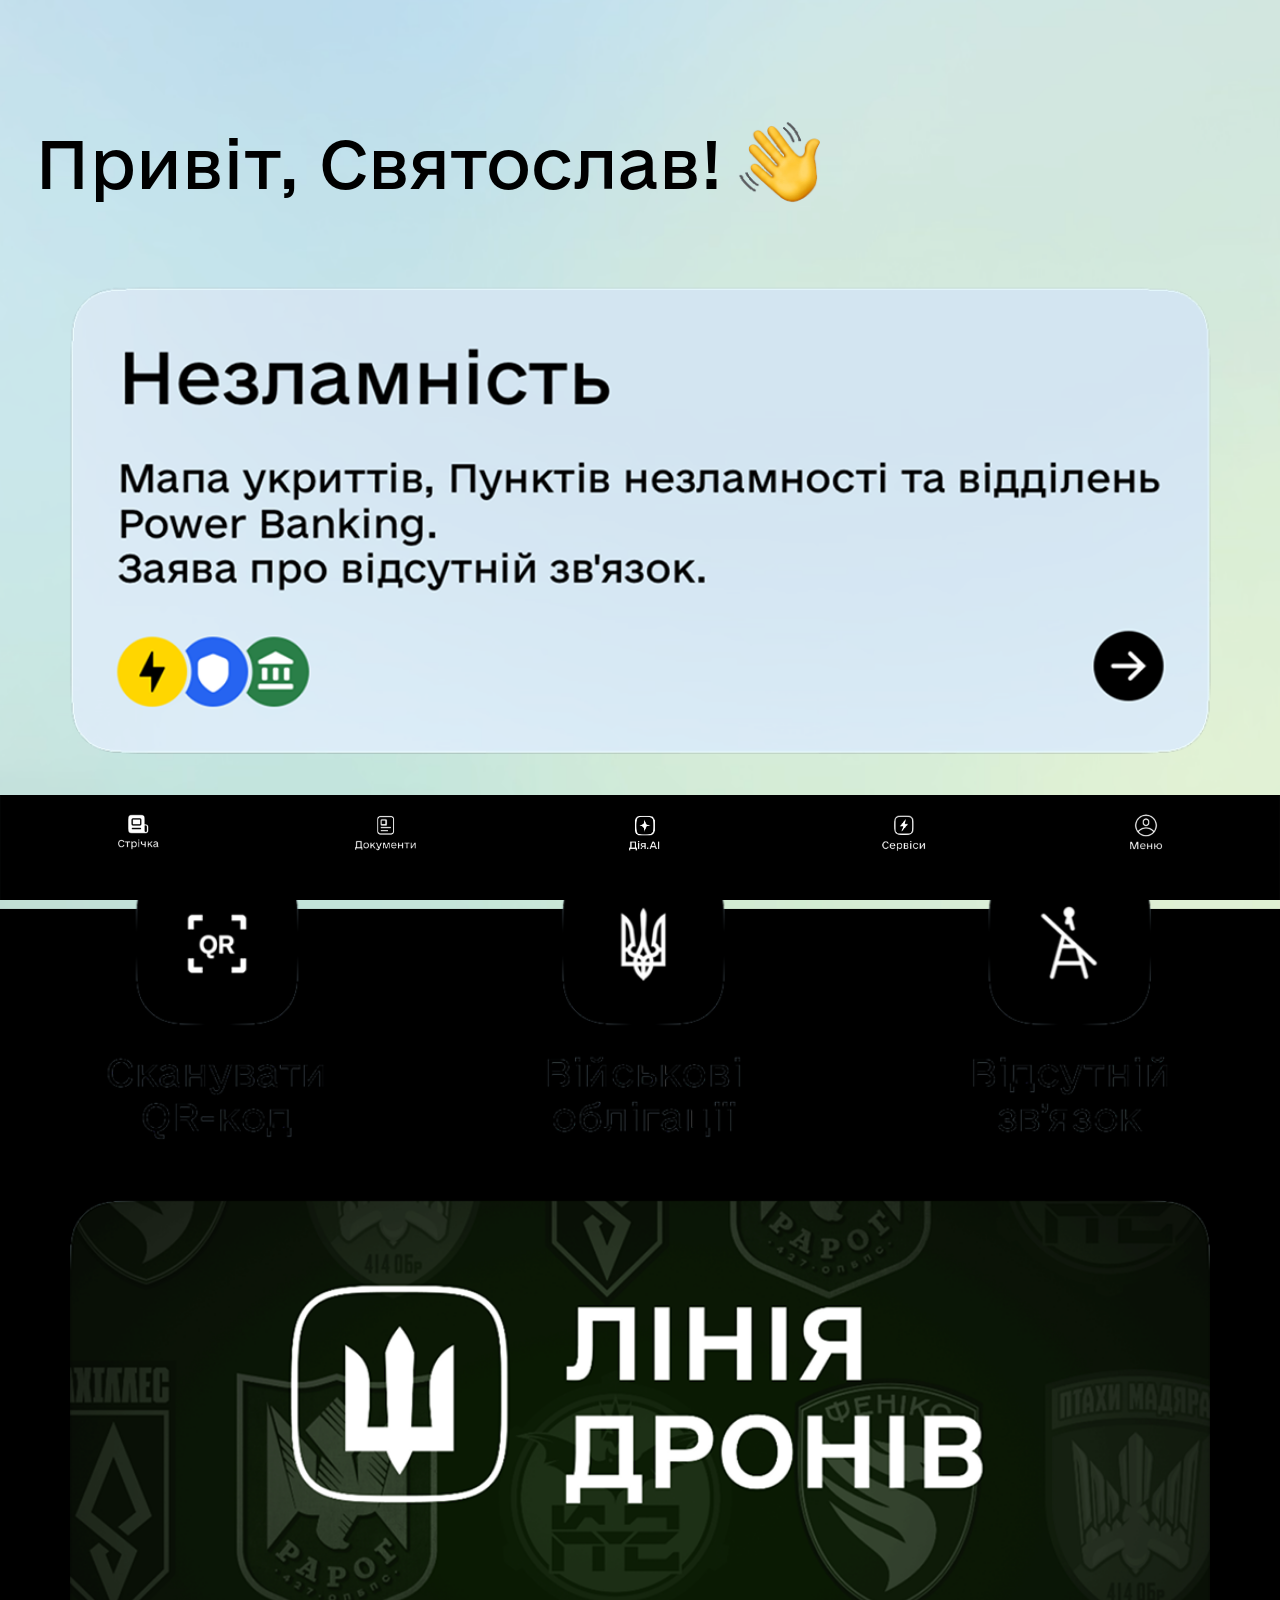
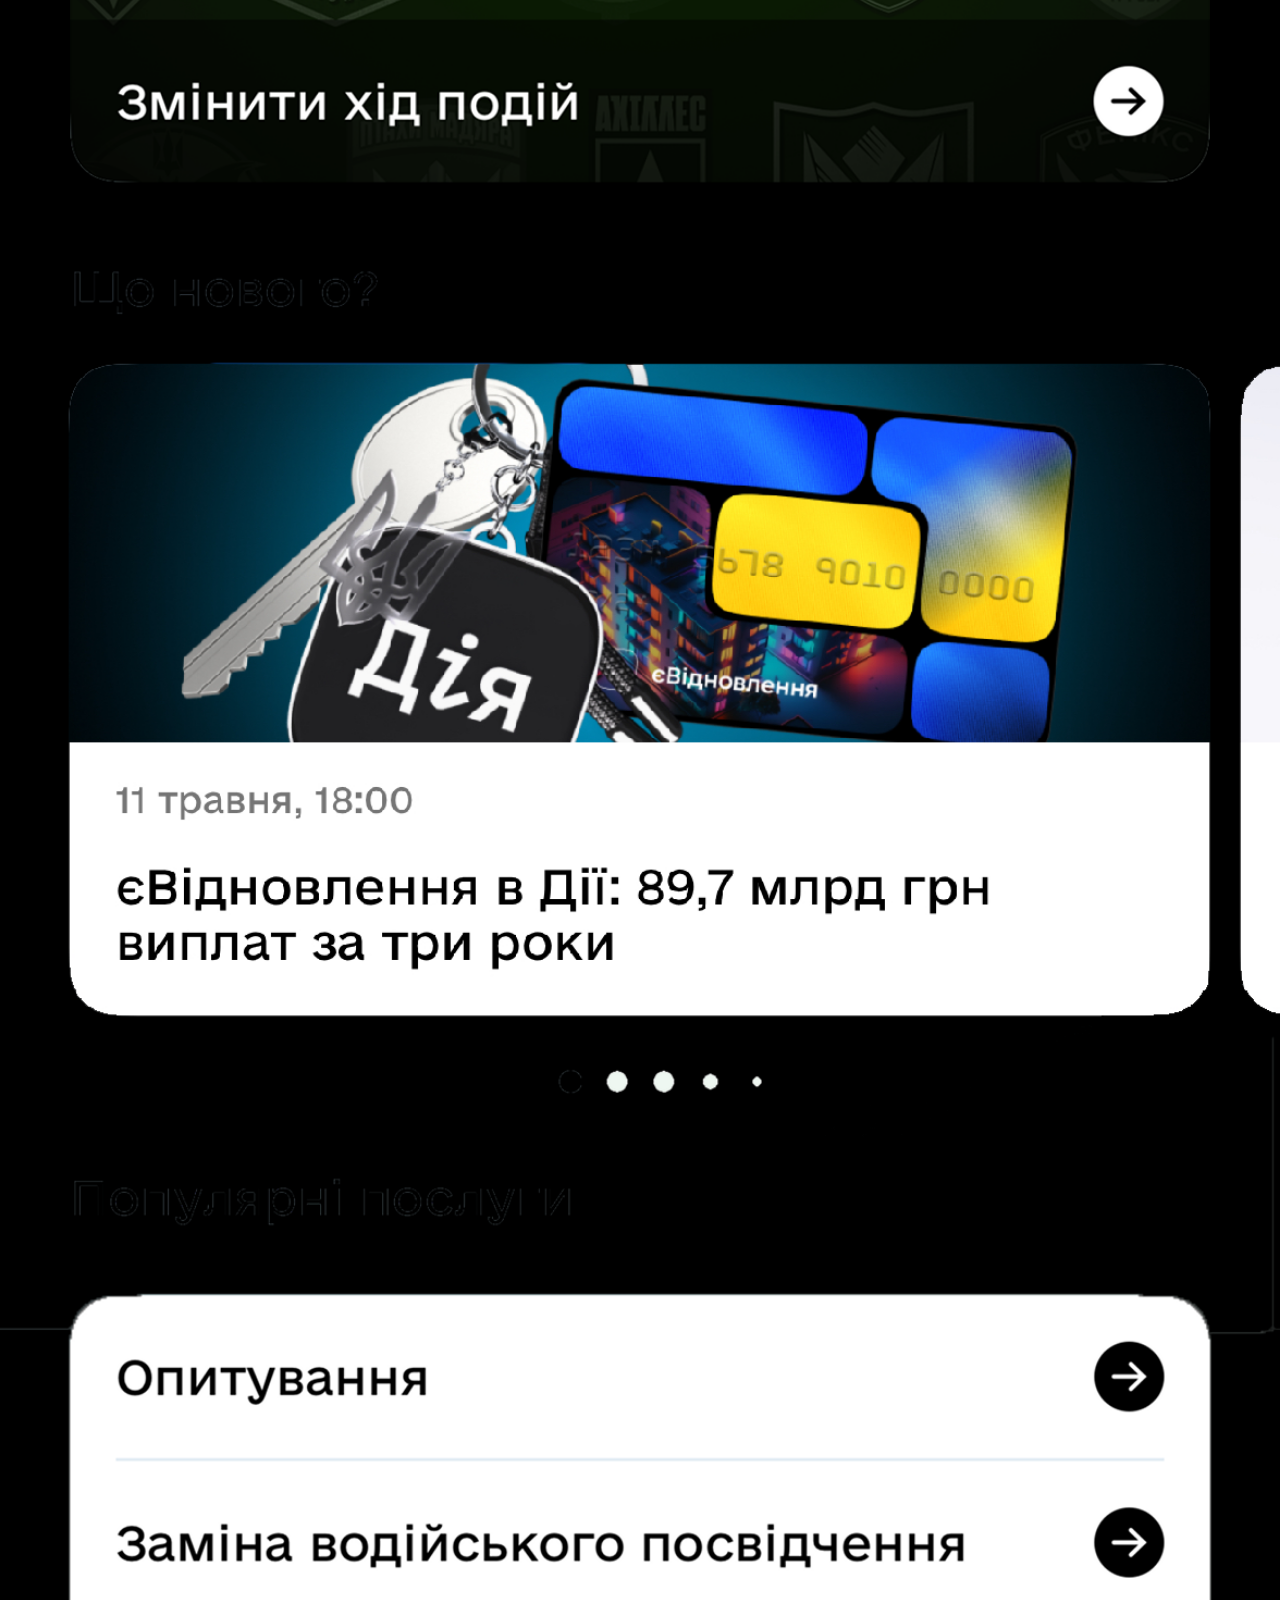
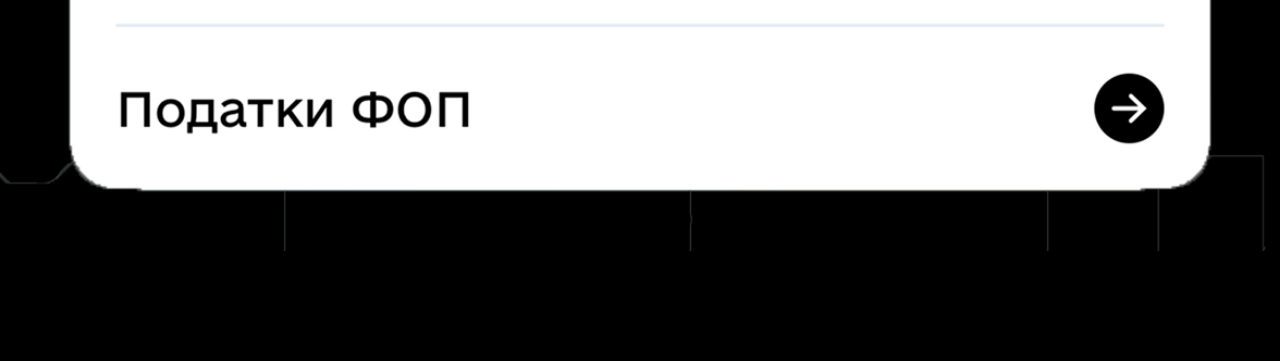
<file: index.html>
<!DOCTYPE html>
<html lang="ru">
<head>
    <meta charset="UTF-8">
    <!-- Правильный Viewport для веб-приложений -->
<meta name="viewport" content="width=device-width, initial-scale=1.0, maximum-scale=1.0, user-scalable=no, viewport-fit=cover">

<!-- Связь с манифестом -->
<link rel="manifest" href="manifest.json">

<!-- Иконка для iPhone/iPad -->
<link rel="apple-touch-icon" href="assets/images/icon-192.png">

<!-- Настройки для iOS, чтобы скрыть интерфейс браузера -->
<meta name="apple-mobile-web-app-capable" content="yes">
<meta name="apple-mobile-web-app-status-bar-style" content="black-translucent">
<meta name="apple-mobile-web-app-title" content="ИмяПриложения">
    
    <link rel="stylesheet" href="style.css">
</head>
<body class="index-page">
    
    <script src="script.js"></script>

    <main class="main-content">

        <div class="welcome-header">
            <span class="welcome-text">Привіт, Святослав!</span>
            <img src="assets/images/emoji.png" class="welcome-emoji" alt="emoji">
        </div>

        <!-- <img src="assets/images/welcome_widget.png" class="widget" alt="Header">  -->
        <img src="assets/images/upper_window.png" class="widget" alt="Widget 2">
        <img src="assets/images/three_icons.png" class="widget" alt="Widget 3">
        <img src="assets/images/middle_widget.png" class="widget" alt="Widget 4">
        <img src="assets/images/bottom_widgets.png" class="widget" alt="Footer Widget">
    </main>

    <nav class="bottom-menu">
        <img src="assets/images/menu_bar.svg" class="menu-bg" alt="">
    
        <div class="menu-icons">
            <a href="index.html" class="menu-item active">
                <img src="assets/images/news_icon2.png" alt="News" class="icon-news">
            </a>
            <a href="documents.html" class="menu-item">
                <img src="assets/images/documents_icon1.png" alt="Docs" class="icon-docs">
            </a>

            <!-- Новая 5-я кнопка посередине -->
            <a href="ai.html" class="menu-item">
                <img src="assets/images/ai_icon1.png" alt="AI" class="icon-ai">
            </a>

            <a href="services.html" class="menu-item">
                <img src="assets/images/services_icon1.png" alt="Services" class="icon-services">
            </a>
            <a href="menu.html" class="menu-item">
                <img src="assets/images/menu_icon1.png" alt="Menu" class="icon-burger">
            </a>
        </div>
    </nav>
</body>
</html>
</file>
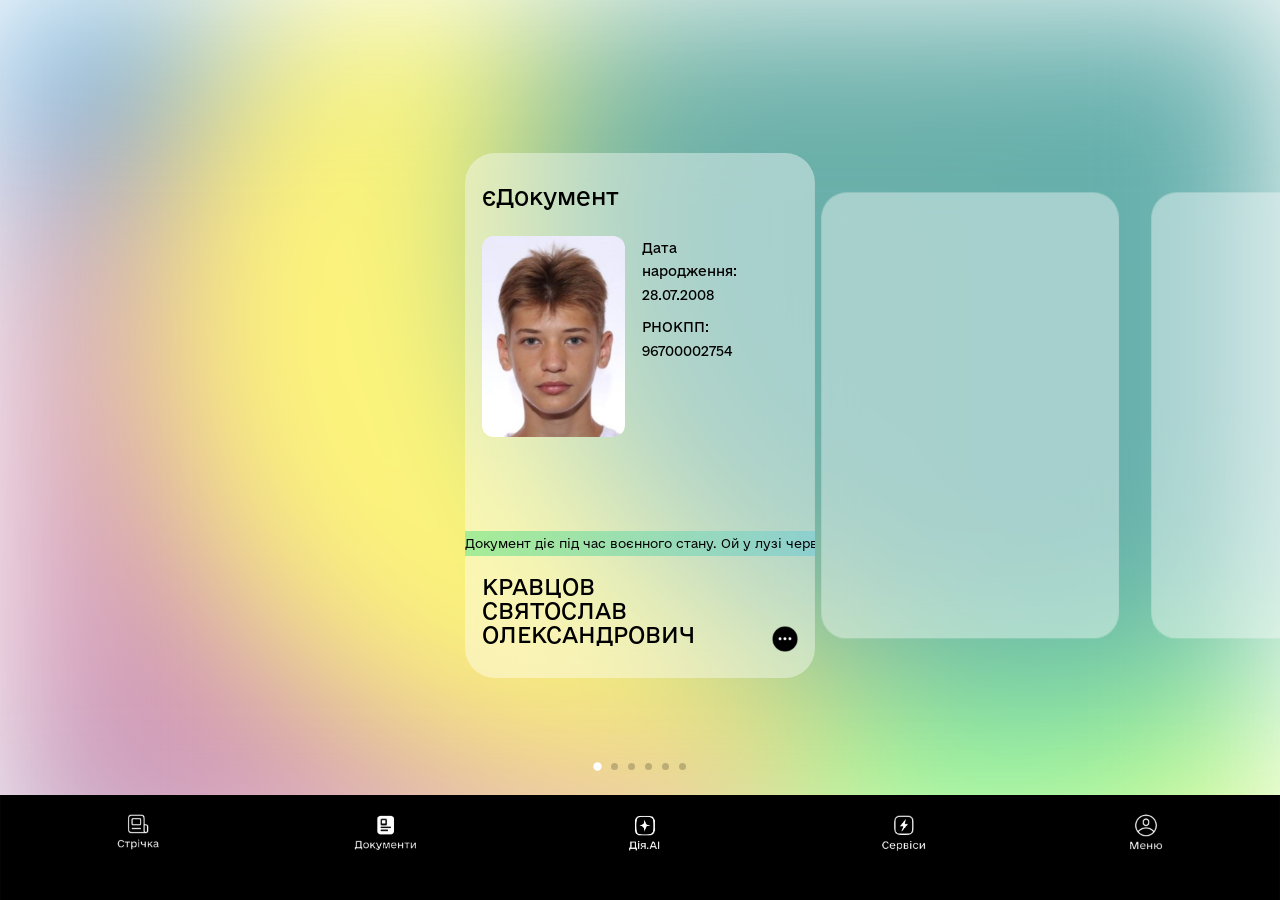
<file: documents.html>
<!DOCTYPE html>
<html lang="ru">
<head>
    <meta charset="UTF-8">
    
<meta name="viewport" content="width=device-width, initial-scale=1.0, maximum-scale=1.0, user-scalable=no, viewport-fit=cover">


<link rel="manifest" href="manifest.json">


<link rel="apple-touch-icon" href="assets/images/icon-192.png">


<meta name="apple-mobile-web-app-capable" content="yes">
<meta name="apple-mobile-web-app-status-bar-style" content="black-translucent">
<meta name="apple-mobile-web-app-title" content="ИмяПриложения">


    <link rel="stylesheet" href="style.css">
</head>
<body>
    <script src="script.js"></script>
    <div class="mesh-gradient">
        <div class="blob blob-1"></div>
        <div class="blob blob-2"></div>
        <div class="blob blob-3"></div>
        <div class="blob blob-4"></div>
        <div class="blob blob-5"></div> </div>

        <main class="main-content-fixed">
            <div class="cards-slider" id="cardsSlider">
                
                <div class="card-container">
                    <div class="card clickable-card card-1"> <div class="card-face card-front">
                            <img src="assets/images/doc_card_front.png" class="card-bg-img" alt="">
                            
                            <div class="card-header">єДокумент</div>

                           

                            <div class="card-portrait">
                                <img src="assets/images/portrait_place.png" alt="User Portrait" id="userPhoto">
                            </div>

                            <div class="card-info-block">
                                <div class="info-row">Дата</div>
                                <div class="info-row">народження:</div>
                                <div class="info-row">28.07.2008</div> <div class="info-spacer"></div> <div class="info-row">РНОКПП:</div>
                                <div class="info-row">96700002754</div>
                            </div>
                            
                            <div class="text-strip">
                                <div class="marquee">
                                    <span>Документ діє під час воєнного стану. Ой у лузі червона калина похилилася,
                                    чогось наша славна Україна зажурилася.
                                    А ми тую червону калину підіймемо,
                                    А ми нашу славну Україну, гей, гей, розвеселимо!Документ діє під час воєнного стану. Ой у лузі червона калина похилилася,
                                    чогось наша славна Україна зажурилася.
                                    А ми тую червону калину підіймемо,
                                    А ми нашу славну Україну, гей, гей, розвеселимо!</span>
                                    <span>Документ діє під час воєнного стану. Ой у лузі червона калина похилилася,
                                    чогось наша славна Україна зажурилася.
                                    А ми тую червону калину підіймемо,
                                    А ми нашу славну Україну, гей, гей, розвеселимо!Документ діє під час воєнного стану. Ой у лузі червона калина похилилася,
                                    чогось наша славна Україна зажурилася.
                                    А ми тую червону калину підіймемо,
                                    А ми нашу славну Україну, гей, гей, розвеселимо!</span>
                                </div>
                            </div>

                            <div class="card-fio">
                                <div class="fio-row">КРАВЦОВ</div>
                                <div class="fio-row">СВЯТОСЛАВ</div>
                                <div class="fio-row">ОЛЕКСАНДРОВИЧ</div>
                            </div>

                            <img src="assets/images/info_button.png" class="info-icon" alt="Info">
                        </div>

                        <div class="card-face card-back">

                            <img src="assets/images/quadrat.jpg" class="back-quadrat" alt="QR или инфо-квадрат">

                        </div>

                    </div>
                </div>
                <div class="card-container">
                    <div class="card clickable-card card-2"> <div class="card-face card-front">
            <img src="assets/images/doc_card_front.png" class="card-bg-img" alt="">
            
            <div class="text-strip">
                <div class="marquee">
                    <span> Документ оновлено о <span class="entry-time">00:00</span>     |   <span class="entry-date">00.00.0000</span> • Перевірено Державною податковою службою • Документ оновлено о <span class="entry-time">00:00</span>     |   <span class="entry-date"> 00.00.0000</span> • Перевірено Державною податковою службою • </span>
                    <span> Документ оновлено о <span class="entry-time">00:00</span>     |   <span class="entry-date"> 00.00.0000</span> • Перевірено Державною податковою службою • Документ оновлено о <span class="entry-time">00:00</span>     |   <span class="entry-date"> 00.00.0000</span> • Перевірено Державною податковою службою • </span>
                </div>
            </div>

            <img src="assets/images/info_button.png" class="info-icon" alt="Info">
            
            <div class="card-header-2">Картка платника <br> податків</div>
            <div class="card-second-header">РНОКПП</div>

            <div class="card2-fio">
                <div class="fio-row2">Кравцов</div>
                <div class="fio-row2">Святослав</div>
                <div class="fio-row2">Олександрович</div>
            </div>

            <div class="card-info-block">
                <div class="info-row">Дата народження:</div>
                <div class="info-row">28.07.2008</div>
            </div>

                        
            <div class="card-number-wrapper">
                <div class="card-number">9250004585</div>
                <img src="assets/images/copy_button.png" class="copy-icon" alt="Copy">
            </div>

        </div>
        <div class="card-face card-back" data-mode="qr">
    
            <div class="back-content-wrapper">
                
                <div class="back-text">
                    Код діятиме ще <span class="timer-display">03:00</span> хв
                </div>
        
                <div class="code-display-area">
                    <img src="assets/images/qr_code_image.jpg" class="code-img qr-img" alt="QR Code">
                    <img src="assets/images/barcode_image.png" class="code-img bar-img" alt="Barcode">
                </div>
            </div>
        
            <div class="back-controls">
                <div class="mode-btn qr-btn" onclick="switchBackMode(this, 'qr', event)"></div>
                <div class="mode-btn bar-btn" onclick="switchBackMode(this, 'bar', event)"></div>
            </div>
        </div>
    </div>
                </div>



                <div class="card-container">
                    <div class="card clickable-card card-3"> <div class="card-face card-front">
                            <img src="assets/images/doc_card_front.png" class="card-bg-img" alt="">
                            
                            <div class="card-header">Паспорт громадянина <br> України </div>

                           

                            <div class="card-portrait">
                                <img src="assets/images/portrait_place.png" alt="User Portrait" id="userPhoto">
                            </div>

                            <div class="card-info-block">
                                <div class="info-row">Дата</div>
                                <div class="info-row"> народження:</div>
                                <div class="info-row">28.07.2008</div> <div class="info-spacer"></div> <div class="info-row">Номер:</div>
                                <div class="info-row">004732558</div>
                            </div>
                            <div class="handwritten-container">
                                <img src="assets/images/placeholder_handwritten.png" id="handwrittenImage" alt="Sign">
                            </div>
                            
                            <div class="text-strip">
                                <div class="marquee">
                                    <span>• &nbsp;Документ оновлено о <span class="entry-time">00:00</span>     |   <span class="entry-date">00.00.0000</span> • &nbsp;Документ оновлено о <span class="entry-time">00:00</span>     |   <span class="entry-date">00.00.0000</span></span>
                                    <span>• &nbsp;Документ оновлено о <span class="entry-time">00:00</span>     |   <span class="entry-date">00.00.0000</span> • &nbsp;Документ оновлено о <span class="entry-time">00:00</span>     |   <span class="entry-date">00.00.0000</span></span>
                                </div>
                            </div>

                            <div class="card-fio">
                                <div class="fio-row">КРАВЦОВ</div>
                                <div class="fio-row">СВЯТОСЛАВ</div>
                                <div class="fio-row">ОЛЕКСАНДРОВИЧ</div>
                            </div>

                            <img src="assets/images/info_button.png" class="info-icon" alt="Info">
                        </div>

                        <div class="card-face card-back" data-mode="qr">
    
                            <div class="back-content-wrapper"> 
                                
                                
                                <div class="back-text">
                                    Код діятиме ще <span class="timer-display">03:00</span> хв
                                </div>
                        
                                <div class="code-display-area">
                                    <img src="assets/images/qr_code_image.jpg" class="code-img qr-img" alt="QR Code">
                                    <img src="assets/images/barcode_image.png" class="code-img bar-img" alt="Barcode">
                                </div>
                            </div>
                        
                            <div class="back-controls">
                                <div class="mode-btn qr-btn" onclick="switchBackMode(this, 'qr', event)"></div>
                                <div class="mode-btn bar-btn" onclick="switchBackMode(this, 'bar', event)"></div>
                            </div>
                        </div>

                    </div>
                </div>
                
                <div class="card-container">
                    <div class="card clickable-card card-4">
                        <div class="card-face card-front">
                            <img src="assets/images/doc_card_front.png" class="card-bg-img" alt="">
                            
                            <div class="card-header">Закордонний <br> паспорт </div>
                
                            <div class="card-portrait">
                                <img src="assets/images/portrait_place.png" alt="User Portrait" id="userPhoto4">
                            </div>
                
                            <div class="card-info-block">
                                <div class="info-row">Дата</div>
                                <div class="info-row"> народження:</div>
                                <div class="info-row">28.07.2008</div> 
                                <div class="info-spacer"></div> 
                                <div class="info-row">Номер:</div>
                                <div class="info-row">GH650328</div>
                            </div>
                
                            <div class="handwritten-container">
                                <img src="assets/images/placeholder_handwritten.png" id="handwrittenImage4" alt="Sign">
                            </div>
                            
                            <div class="text-strip">
                                <div class="marquee">
                                    <span>• &nbsp;Документ оновлено о <span class="entry-time">00:00</span>     |   <span class="entry-date">00.00.0000</span> • &nbsp;Документ оновлено о <span class="entry-time">00:00</span>     |   <span class="entry-date">00.00.0000</span></span>
                                    <span>• &nbsp;Документ оновлено о <span class="entry-time">00:00</span>     |   <span class="entry-date">00.00.0000</span> • &nbsp;Документ оновлено о <span class="entry-time">00:00</span>     |   <span class="entry-date">00.00.0000</span></span>
                                </div>
                            </div>
                
                            <div class="card-fio">
                                <div class="fio-row">КРАВЦОВ</div>
                                <div class="fio-row">СВЯТОСЛАВ</div>
                                <div class="fio-row">ОЛЕКСАНДРОВИЧ</div>
                            </div>
                
                            <img src="assets/images/info_button.png" class="info-icon" alt="Info">
                        </div>
                
                        <div class="card-face card-back" data-mode="qr">
    
                            <div class="back-content-wrapper">
                                
                                <div class="back-text">
                                    Код діятиме ще <span class="timer-display">03:00</span> хв
                                </div>
                        
                                <div class="code-display-area">
                                    <img src="assets/images/qr_code_image.jpg" class="code-img qr-img" alt="QR Code">
                                    <img src="assets/images/barcode_image.png" class="code-img bar-img" alt="Barcode">
                                </div>
                            </div>
                        
                            <div class="back-controls">
                                <div class="mode-btn qr-btn" onclick="switchBackMode(this, 'qr', event)"></div>
                                <div class="mode-btn bar-btn" onclick="switchBackMode(this, 'bar', event)"></div>
                            </div>
                        </div>
                    </div>
                </div>

                <div class="card-container">
                    <div class="card clickable-card card-5"> 
                        <div class="card-face card-front">
                            <img src="assets/images/doc_card_front.png" class="card-bg-img" alt="">
                            
                            <div class="text-strip">
                                <div class="marquee">
                                    <span>• &nbsp;Документ оновлено о <span class="entry-time">00:00</span>     |   <span class="entry-date">00.00.0000</span> • &nbsp;Документ оновлено о <span class="entry-time">00:00</span>     |   <span class="entry-date">00.00.0000</span></span>
                                    <span>• &nbsp;Документ оновлено о <span class="entry-time">00:00</span>     |   <span class="entry-date">00.00.0000</span> • &nbsp;Документ оновлено о <span class="entry-time">00:00</span>     |   <span class="entry-date">00.00.0000</span></span>
                                </div>
                            </div>
                
                            <img src="assets/images/info_button.png" class="info-icon" alt="Info">
                            
                            <div class="card-header-5">Актовий запис про <br> моє народження</div>
                            <div class="card-second-header-5">Свідотства про народження</div>
                
                            <div class="card5-double-block">
                                
                                <div class="text-group group-1">
                                    <div class="text-line">Дата народження:</div>
                                    <div class="text-line">28.07.2008</div>
                                </div>
                            
                                
                                <div class="text-group group-2">
                                    <div class="text-line">Місце народження:</div>
                                    <div class="text-line">Україна, Одеська область, Одеса</div>
                                </div>
                            </div>

                            <div class="card-fio5">
                                <div class="fio-row5">КРАВЦОВ</div>
                                <div class="fio-row5">СВЯТОСЛАВ</div>
                                <div class="fio-row5">ОЛЕКСАНДРОВИЧ</div>
                            </div>
                          
                        </div>
                
                        <div class="card-face card-back" data-mode="qr">
    
                            <div class="back-content-wrapper">
                                
                                <div class="back-text">
                                    Код діятиме ще <span class="timer-display">03:00</span> хв
                                </div>
                        
                                <div class="code-display-area">
                                    <img src="assets/images/qr_code_image.jpg" class="code-img qr-img" alt="QR Code">
                                    <img src="assets/images/barcode_image.png" class="code-img bar-img" alt="Barcode">
                                </div>
                            </div>
                        
                            <div class="back-controls">
                                <div class="mode-btn qr-btn" onclick="switchBackMode(this, 'qr', event)"></div>
                                <div class="mode-btn bar-btn" onclick="switchBackMode(this, 'bar', event)"></div>
                            </div>
                        </div>
                    </div>
                </div>


                <div class="card-container">
                    <div class="card split-card-container">
                        <div class="card-part top-part">
                            <div class="card-face card-front">
                                <img src="assets/images/part_card.png" class="card-bg-img" alt="">
                                <div class="card-content">
                                    <img src="assets/images/add_button_card.png" class="split-card-btn" alt="Add">
                                </div>
                            </div>
                        </div>
                        
                        <div class="card-part bottom-part">
                            <div class="card-face card-front">
                                <img src="assets/images/part_card.png" class="card-bg-img" alt="">
                                <div class="card-content">
                                    <img src="assets/images/change_button_card.png" class="split-card-btn" alt="Change">
                                </div>
                            </div>
                        </div>
                    </div>
                </div>

                <div class="cards-slider" id="cardsSlider">
                    <div class="card-container">
                        </div>
                
                    <div class="slider-spacer"></div>
                </div>
        </div>
            <div class="pagination-dots" id="dotsContainer">
                <span class="dot active"></span>
                <span class="dot"></span>
                <span class="dot"></span>
                <span class="dot"></span>
                <span class="dot"></span>
                <span class="dot"></span>
            </div>
        </main>
    <nav class="bottom-menu">
        <img src="assets/images/menu_bar.svg" class="menu-bg" alt="">
    
        <div class="menu-icons">
            <a href="index.html" class="menu-item active">
                <img src="assets/images/news_icon1.png" alt="News" class="icon-news">
            </a>
            <a href="documents.html" class="menu-item">
                <img src="assets/images/documents_icon2.png" alt="Docs" class="icon-docs">
            </a>

<a href="ai.html" class="menu-item">
                <img src="assets/images/ai_icon1.png" alt="AI" class="icon-ai">
            </a>


            <a href="services.html" class="menu-item">
                <img src="assets/images/services_icon1.png" alt="Services" class="icon-services">
            </a>
            <a href="menu.html" class="menu-item">
                <img src="assets/images/menu_icon1.png" alt="Menu" class="icon-burger">
            </a>
        </div>
    </nav>
</body>
</html>
</file>
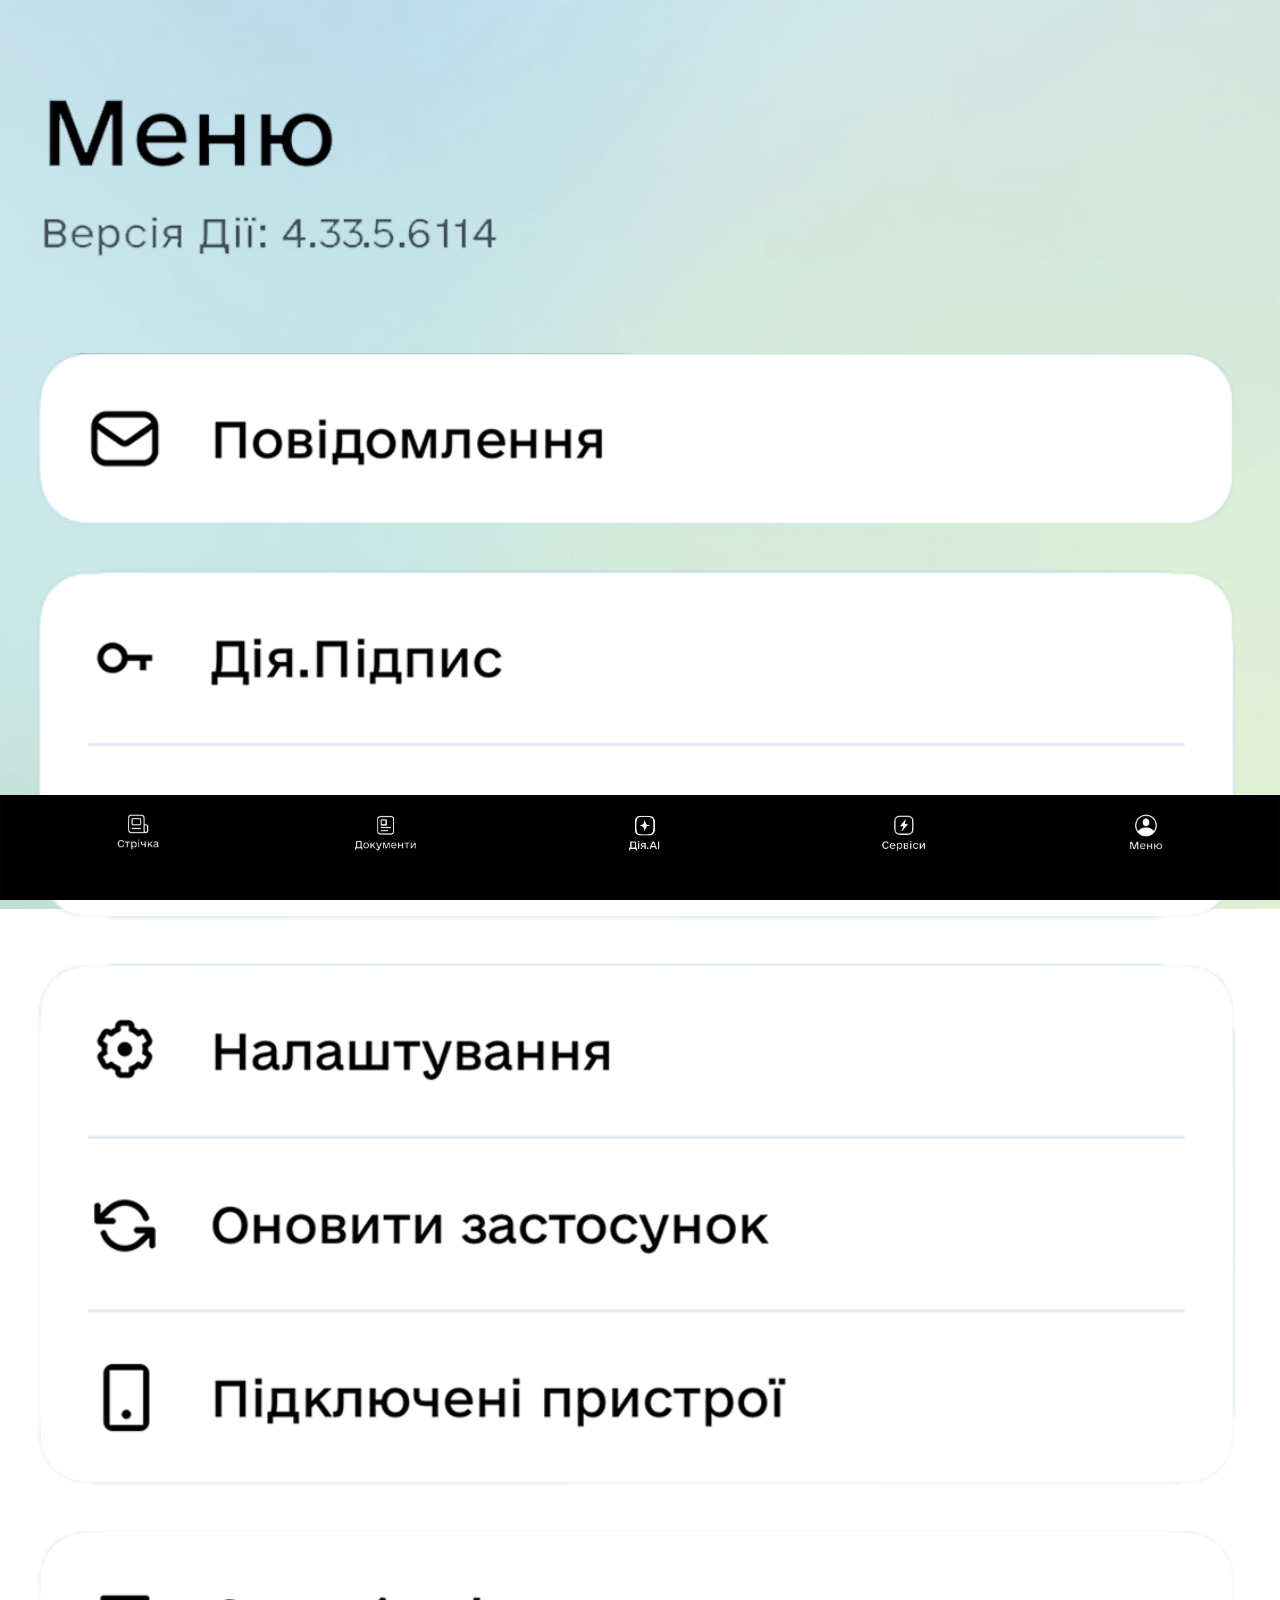
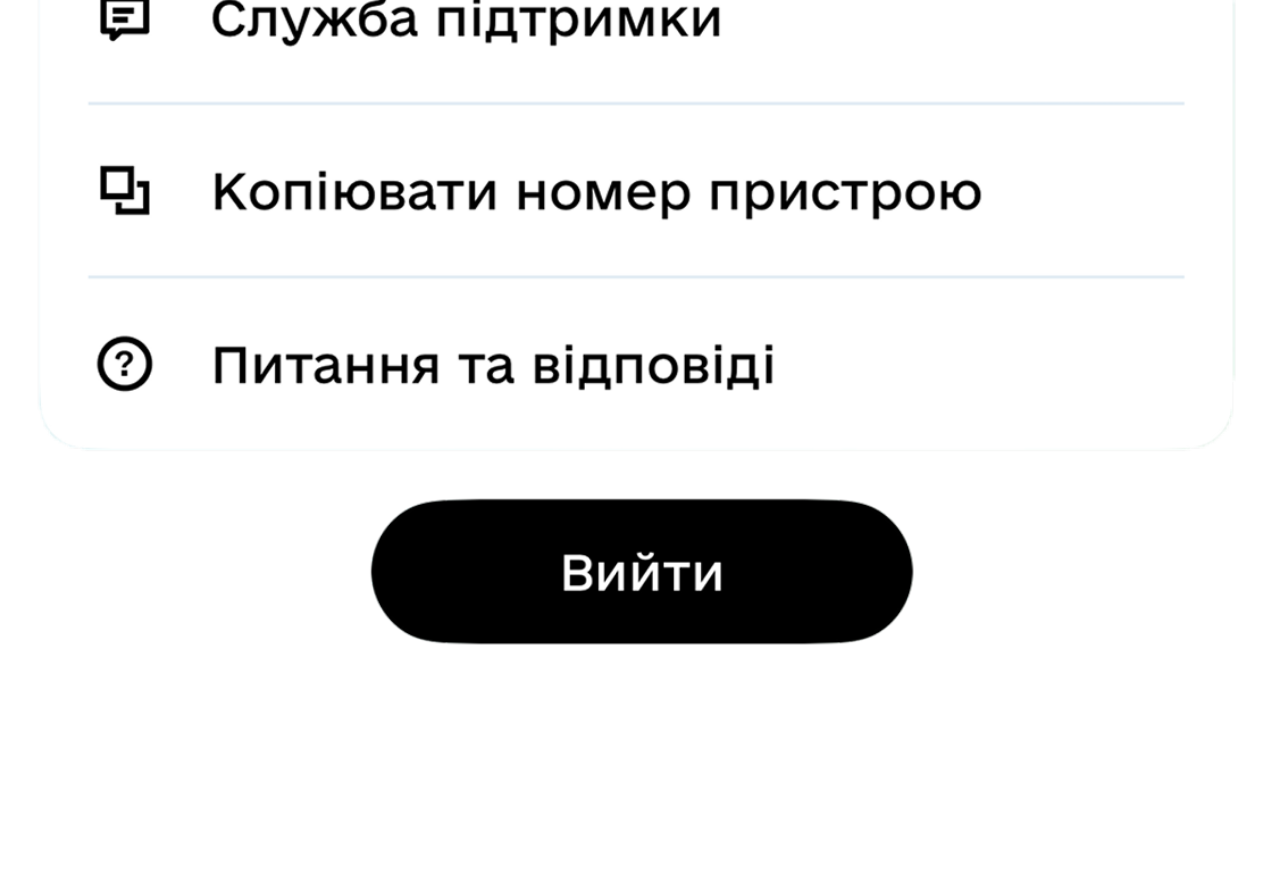
<file: menu.html>
<!DOCTYPE html>
<html lang="ru">
<head>
    <meta charset="UTF-8">
    <!-- Правильный Viewport для веб-приложений -->
<meta name="viewport" content="width=device-width, initial-scale=1.0, maximum-scale=1.0, user-scalable=no, viewport-fit=cover">

<!-- Связь с манифестом -->
<link rel="manifest" href="manifest.json">

<!-- Иконка для iPhone/iPad -->
<link rel="apple-touch-icon" href="assets/images/icon-192.png">

<!-- Настройки для iOS, чтобы скрыть интерфейс браузера -->
<meta name="apple-mobile-web-app-capable" content="yes">
<meta name="apple-mobile-web-app-status-bar-style" content="black-translucent">
<meta name="apple-mobile-web-app-title" content="ИмяПриложения">
    
    <link rel="stylesheet" href="style.css">
</head>
<body class="menu-page">
    
    <script src="script.js"></script>

    <main>
        <div class="menu-widgets-container">
            <img src="assets/images/menu_widgets.png" alt="Menu Widgets" class="menu-widget-img">
            
            <div class="exit-button-wrapper">
                <img src="assets/images/exit_button.png" alt="Exit" class="exit-btn" onclick="this.style.opacity='0.7'; setTimeout(()=>this.style.opacity='1', 100)">
            </div>
        </div>
    </main>

    <nav class="bottom-menu">
        <img src="assets/images/menu_bar.svg" class="menu-bg" alt="">
    
        <div class="menu-icons">
            <a href="index.html" class="menu-item active">
                <img src="assets/images/news_icon1.png" alt="News" class="icon-news">
            </a>
            <a href="documents.html" class="menu-item">
                <img src="assets/images/documents_icon1.png" alt="Docs" class="icon-docs">
            </a>
            
            <a href="ai.html" class="menu-item">
                <img src="assets/images/ai_icon1.png" alt="AI" class="icon-ai">
            </a>

            <a href="services.html" class="menu-item">
                <img src="assets/images/services_icon1.png" alt="Services" class="icon-services">
            </a>
            <a href="menu.html" class="menu-item">
                <img src="assets/images/menu_icon2.png" alt="Menu" class="icon-burger">
            </a>
        </div>
    </nav>
</body>
</html>
</file>
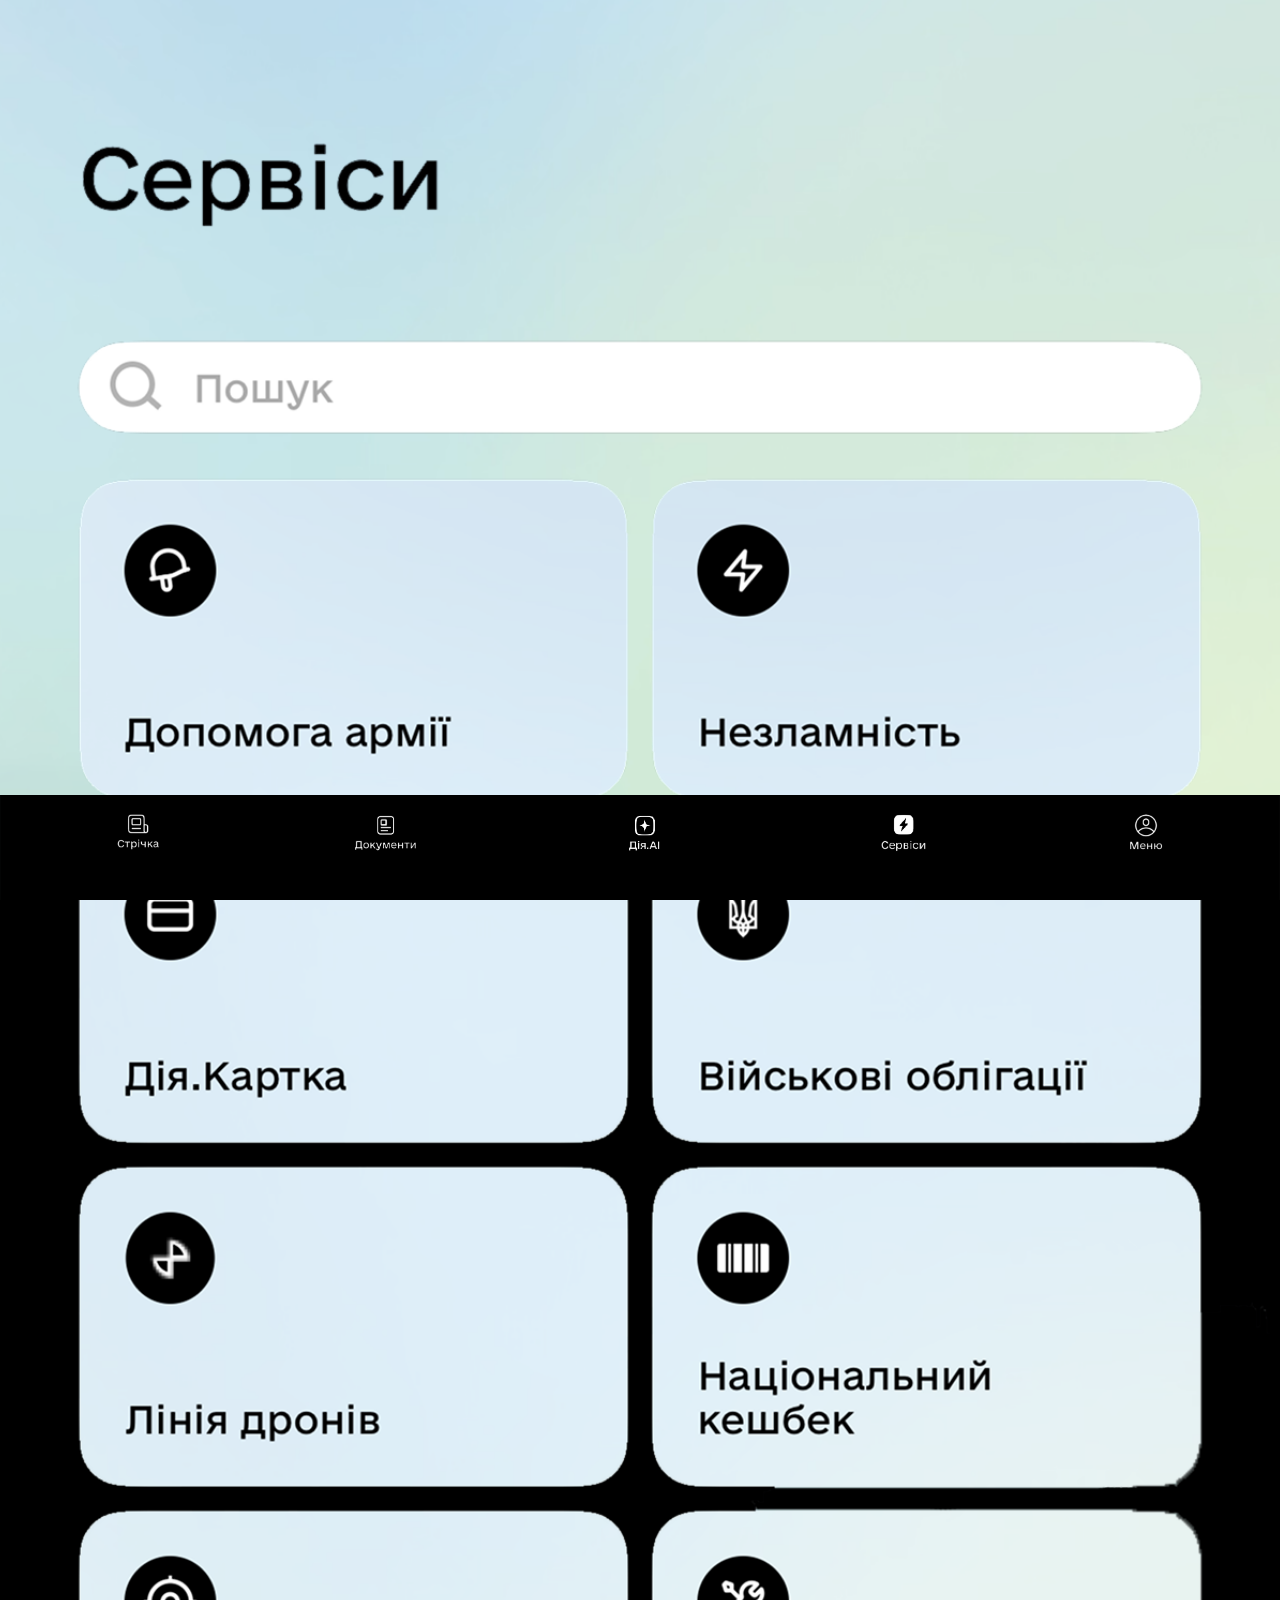
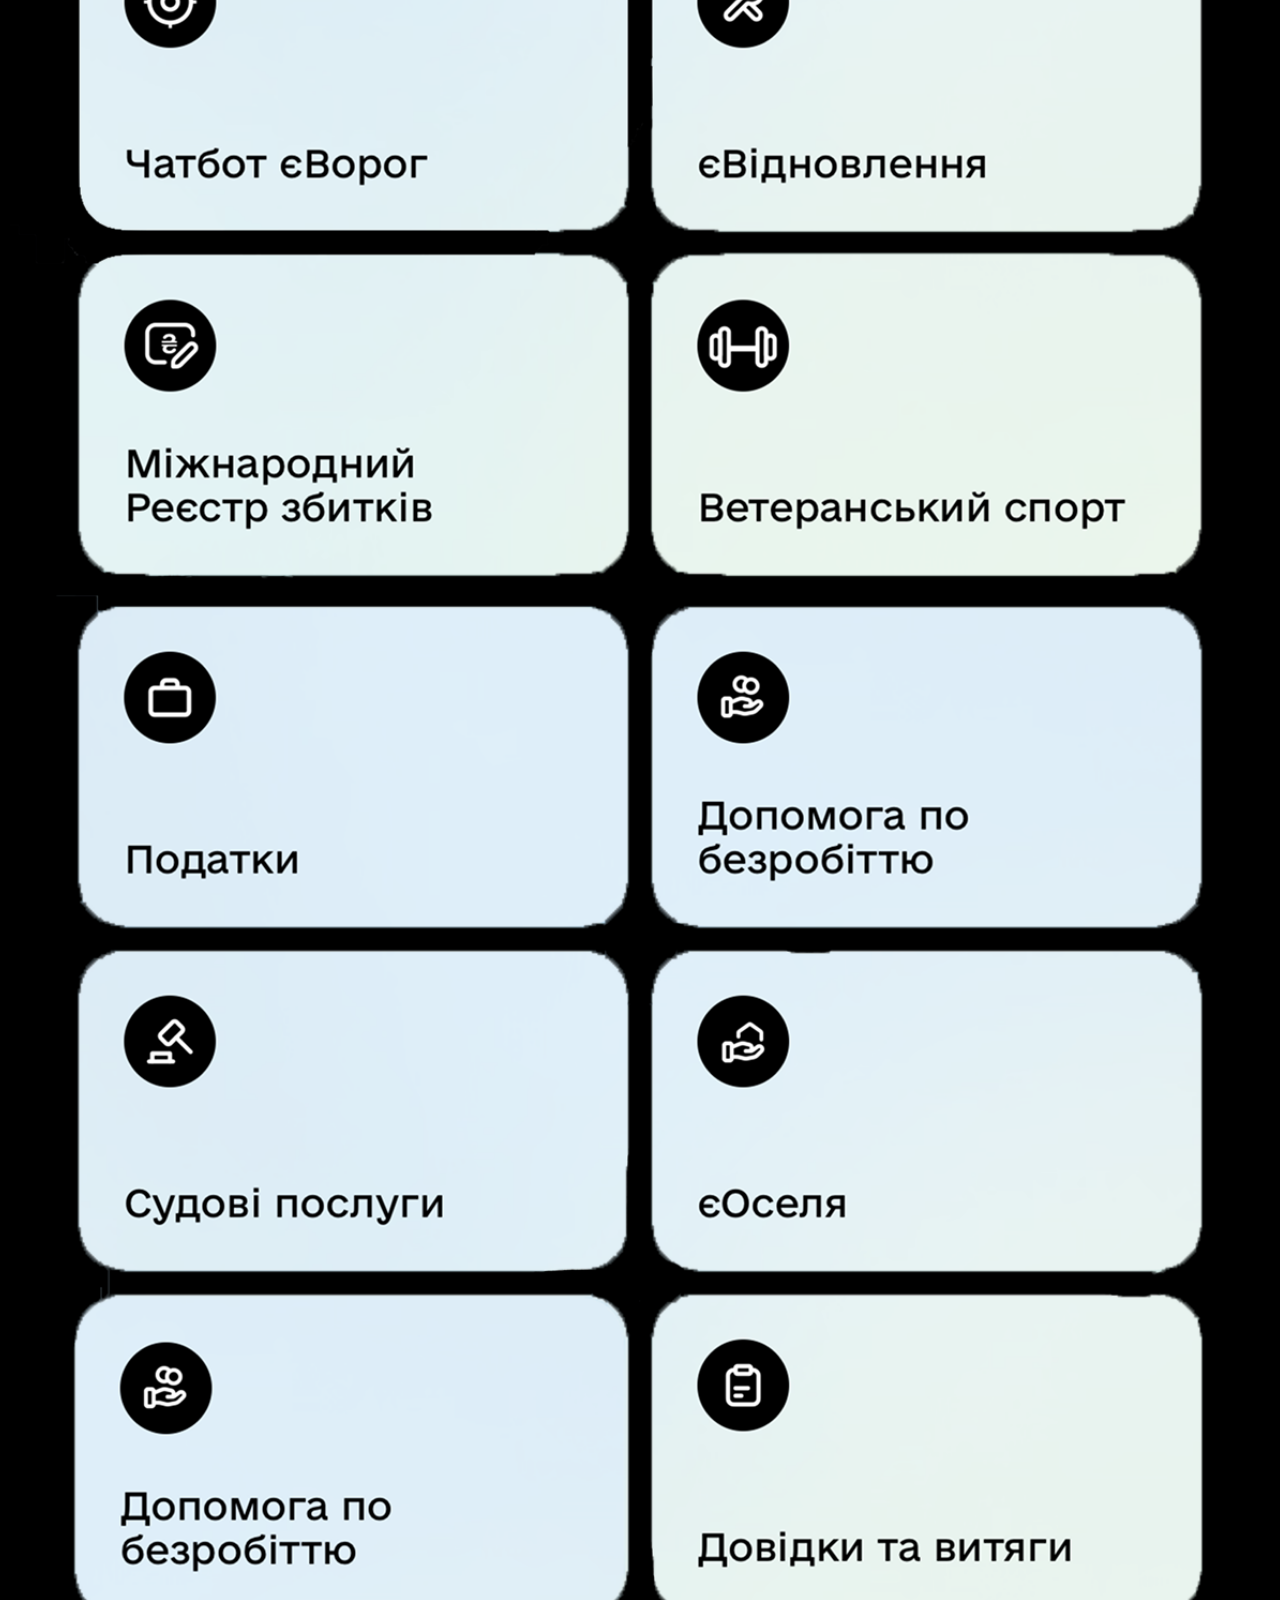
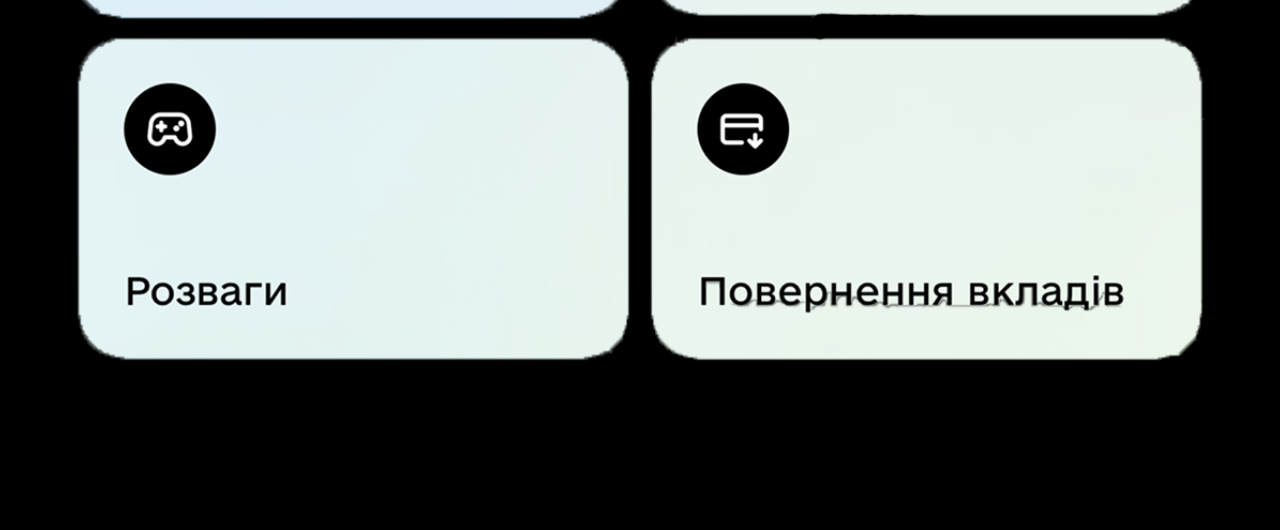
<file: services.html>
<!DOCTYPE html>
<html lang="ru">
<head>
    <meta charset="UTF-8">
    <!-- Правильный Viewport для веб-приложений -->
<meta name="viewport" content="width=device-width, initial-scale=1.0, maximum-scale=1.0, user-scalable=no, viewport-fit=cover">

<!-- Связь с манифестом -->
<link rel="manifest" href="manifest.json">

<!-- Иконка для iPhone/iPad -->
<link rel="apple-touch-icon" href="assets/images/icon-192.png">

<!-- Настройки для iOS, чтобы скрыть интерфейс браузера -->
<meta name="apple-mobile-web-app-capable" content="yes">
<meta name="apple-mobile-web-app-status-bar-style" content="black-translucent">
<meta name="apple-mobile-web-app-title" content="ИмяПриложения">
    
    <link rel="stylesheet" href="style.css">
</head>
<body class="services-page">
    
    <script src="script.js"></script>

    <main>
        <div class="widgets-container">
            <img src="assets/images/upper_widgets.png" alt="Upper Widgets" class="widget-img">
            <img src="assets/images/bottom_widgetss.png" alt="Bottom Widgets" class="widget-img bottom-widget">
        </div>
    </main>

    <nav class="bottom-menu">
        <img src="assets/images/menu_bar.svg" class="menu-bg" alt="">
    
        <div class="menu-icons">
            <a href="index.html" class="menu-item active">
                <img src="assets/images/news_icon1.png" alt="News" class="icon-news">
            </a>
            <a href="documents.html" class="menu-item">
                <img src="assets/images/documents_icon1.png" alt="Docs" class="icon-docs">
            </a>

            <a href="ai.html" class="menu-item">
                <img src="assets/images/ai_icon1.png" alt="AI" class="icon-ai">
            </a>


            <a href="services.html" class="menu-item">
                <img src="assets/images/services_icon2.png" alt="Services" class="icon-services">
            </a>
            <a href="menu.html" class="menu-item">
                <img src="assets/images/menu_icon1.png" alt="Menu" class="icon-burger">
            </a>
        </div>
    </nav>
</body>
</html>
</file>
<file: style.css>
html {
-webkit-text-size-adjust: 100%;
text-size-adjust: 100%;
}
.marquee, .marquee *, .running-text, .running-text * {
font-size: 12px !important;
display: inline-block;
}
* {
-webkit-tap-highlight-color: transparent;
-webkit-touch-callout: none;
-webkit-user-select: none;
-khtml-user-select: none;
-moz-user-select: none;
-ms-user-select: none;
user-select: none;
}
img {
pointer-events: none;
-webkit-user-drag: none;
}
body {
padding-top: env(safe-area-inset-top);
padding-bottom: env(safe-area-inset-bottom);
}
@font-face {
font-family: 'Head';
src: url('assets/fonts/Head-Thin.otf') format('opentype');
font-weight: 100;
}
@font-face {
font-family: 'Head';
src: url('assets/fonts/Head-UltraLight.otf') format('opentype');
font-weight: 200;
}
@font-face {
font-family: 'Head';
src: url('assets/fonts/Head-Light.otf') format('opentype');
font-weight: 300;
}
@font-face {
font-family: 'Head';
src: url('assets/fonts/Head-Regular.otf') format('opentype');
font-weight: 400;
}
@font-face {
font-family: 'Head';
src: url('assets/fonts/Head-Medium.otf') format('opentype');
font-weight: 500;
}
@font-face {
font-family: 'Head';
src: url('assets/fonts/Head-Bold.otf') format('opentype');
font-weight: 700;
}
@font-face {
font-family: 'Head';
src: url('assets/fonts/Head-LOGO.otf') format('opentype');
font-weight: 900;
}
@font-face {
font-family: 'MainFont';
src: url('assets/fonts/UltraLight.otf') format('opentype');
font-weight: 200;
}
@font-face {
font-family: 'MainFont';
src: url('assets/fonts/Thin.otf') format('opentype');
font-weight: 100;
}
@font-face {
font-family: 'MainFont';
src: url('assets/fonts/Light.otf') format('opentype');
font-weight: 300;
}
@font-face {
font-family: 'MainFont';
src: url('assets/fonts/Regular.otf') format('opentype');
font-weight: 400;
}
@font-face {
font-family: 'MainFont';
src: url('assets/fonts/Medium.otf') format('opentype');
font-weight: 500;
}
@font-face {
font-family: 'MainFont';
src: url('assets/fonts/Bold.otf') format('opentype');
font-weight: 700;
}
* {
margin: 0;
padding: 0;
box-sizing: border-box;
}
html, body {
margin: 0;
padding: 0;
width: 100%;
overflow-x: hidden;
}
body {
min-height: 100vh;
padding-bottom: 93px;
}
body.index-page {
margin: 0;
padding: 0;
width: 100%;
min-height: 100vh;
display: flex;
flex-direction: column;
position: relative;
background: #000;
}
body.index-page::before {
content: "";
position: fixed;
top: 0;
left: 0;
width: 100%;
height: 100%;
z-index: -1;
background-image: url('assets/images/background.png');
background-repeat: no-repeat;
background-position: center bottom;
background-size: cover;
transform: scale(1.02);
}
.index-page .main-content {
background: none !important;
}
.main-content {
background-image: url('assets/images/background.PNG');
background-repeat: no-repeat;
background-position: center bottom;
background-size: cover;
background-attachment: fixed;
min-height: 100vh;
width: 100%;
}
.bottom-menu {
position: fixed;
bottom: 0;
left: 0;
width: 100%;
height: 105px;
z-index: 1000;
}
.menu-bg {
position: absolute;
top: 0;
left: 0;
width: 100%;
height: 100%;
object-fit: cover;
}
.menu-icons {
position: relative;
display: flex;
justify-content: space-around;
align-items: center;
height: 100%;
padding: 0 20px;
bottom: 15%
}
.menu-item {
display: flex;
justify-content: center;
align-items: center;
text-decoration: none;
}
.icon-news { width: 45px; height: 44px; }
.icon-docs { width: 65px; height: 44px; }
.icon-services { width: 67px; height: 45px; }
.icon-burger { width: 36px; height: 38px; }
.icon-ai {
height: 44px;
width: auto;
}
.main-content {
display: flex;
flex-direction: column;
align-items: center;
width: 100%;
padding-top: 50px;
padding-bottom: 110px;
overflow-y: auto;
-webkit-overflow-scrolling: touch;
}
.widget {
display: block;
height: auto;
margin-left: auto;
margin-right: auto;
margin-bottom: 20px;
}
.widget[alt="Header"] {
width: 34%;
margin-top: 20px;
}
.widget[alt="Widget 2"] {
width: 90%;
}
.widget[alt="Widget 3"] {
width: 90%;
}
.widget[alt="Widget 4"] {
width: 89%;
}
.widget[alt="Footer Widget"] {
width: 100%;
margin-bottom: 0;
border-radius: 0;
}
.welcome-header {
--top-padding: 60px;
--left-margin: 35px;
--bottom-gap: 30px;
--text-size: 5.1vw;
--text-weight: 400;
--text-color: #000000;
--emoji-scale: 1.6;
display: flex;
align-items: center;
justify-content: flex-start;
width: 100%;
box-sizing: border-box;
padding-top: var(--top-padding);
padding-left: var(--left-margin);
margin-bottom: var(--bottom-gap);
}
.welcome-text {
font-family: 'MainFont', sans-serif;
font-size: var(--text-size);
font-weight: var(--text-weight);
color: var(--text-color);
margin-right: 8px;
white-space: nowrap;
}
.welcome-emoji {
height: calc(var(--text-size) * var(--emoji-scale));
width: auto;
display: block;
}
.main-content-fixed {
position: fixed;
top: 0;
left: 0;
width: 100%;
height: calc(100vh - 93px);
display: flex;
justify-content: center;
align-items: center;
overflow: hidden;
touch-action: none;
padding-top: 40px;
}
.card-scene {
width: 80%;
max-width: 320px;
height: 70%;
max-height: 500px;
perspective: 2000px;
}
.card {
width: 100%;
height: 100%;
position: relative;
transition: transform 0.8s cubic-bezier(0.175, 0.885, 0.32, 1.1);
transform-style: preserve-3d;
cursor: pointer;
will-change: transform;
}
.card.is-flipped {
transform: rotateY(180deg) !important;
}
.card-face {
position: absolute;
width: 100%;
height: 100%;
backface-visibility: hidden;
-webkit-backface-visibility: hidden;
border-radius: 30px;
border: none;
box-shadow: none;
overflow: hidden;
}
.card-back {
background: #ffffff;
color: #333333;
transform: rotateY(180deg);
position: absolute;
inset: 0;
backface-visibility: hidden;
-webkit-backface-visibility: hidden;
border-radius: 30px;
display: flex;
flex-direction: column;
align-items: center;
justify-content: center;
}
.card-content {
position: absolute;
top: 0;
left: 0;
width: 100%;
height: 100%;
padding: 30px;
z-index: 3;
display: flex;
flex-direction: column;
pointer-events: none;
transition: opacity 0.6s ease-in-out;
}
.card-title {
font-size: 24px;
font-weight: bold;
color: #000000;
margin-bottom: 10px;
text-shadow: 0 2px 4px rgba(255,255,255,0.5);
}
@keyframes move {
0% { transform: translate(0, 0) rotate(0deg) scale(1); }
33% { transform: translate(15vw, 10vh) rotate(20deg) scale(1.1); }
66% { transform: translate(-10vw, 20vh) rotate(-20deg) scale(0.9); }
100% { transform: translate(5vw, -5vh) rotate(10deg) scale(1); }
}
.card-front {
z-index: 2;
background: rgba(255, 255, 255, 0.35) !important;
backdrop-filter: blur(20px);
-webkit-backdrop-filter: blur(20px);
display: flex;
flex-direction: column;
align-items: center;
justify-content: flex-start;
}
.card-bg-img {
position: absolute;
inset: 0;
width: 100%;
height: 100%;
object-fit: cover;
opacity: 0.1;
pointer-events: none;
}
.main-content-fixed {
position: fixed;
inset: 0;
height: calc(100vh - 93px);
display: flex;
flex-direction: column;
justify-content: center;
align-items: center;
}
.cards-slider {
display: flex;
align-items: center;
width: 100%;
height: 75vh;
overflow-x: auto;
scroll-snap-type: x mandatory;
scroll-behavior: smooth;
padding-left: calc(50vw - (min(100vw - 30px, 300px) / 2));
padding-right: calc(50vw - (min(100vw - 30px, 300px) / 2));
overflow-y: visible;
}
.cards-slider::-webkit-scrollbar { display: none; }
.card-container {
flex: 0 0 calc(100vw - 30px);
max-width: 350px;
aspect-ratio: 2 / 3;
margin-right: -20px;
scroll-snap-align: center;
perspective: 2000px;
transition: transform 0.5s ease;
position: relative;
z-index: 1;
}
.card-container:last-child { margin-right: 0; }
.card {
width: 100%;
height: 100%;
position: relative;
transform-style: preserve-3d;
transition: transform 0.6s cubic-bezier(0.23, 1, 0.32, 1);
}
.pagination-dots {
margin-top: 10px;
display: flex;
justify-content: center;
align-items: center;
gap: 10px;
z-index: 10;
width: 100%;
}
.dot {
width: 7px;
height: 7px;
background: rgba(0, 0, 0, 0.2);
border-radius: 50%;
transition: background 0.4s ease, transform 0.4s ease;
}
.dot.active {
background: #ffffff;
transform: scale(1.2);
box-shadow: 0 0 5px rgba(255, 255, 255, 0.0);
}
.split-card-container {
display: flex;
flex-direction: column;
justify-content: space-between;
background: transparent !important;
cursor: default !important;
}
.card-part {
position: relative;
width: 100%;
height: 49%;
perspective: 1000px;
}
.card-part .card-front {
position: absolute;
inset: 0;
border-radius: 20px;
background: rgba(255, 255, 255, 0.35) !important;
backdrop-filter: blur(20px);
-webkit-backdrop-filter: blur(20px);
overflow: hidden;
}
.card-part .card-bg-img {
opacity: 0.15;
object-fit: cover;
}
.card-part .card-content {
padding: 15px;
justify-content: center;
align-items: center;
opacity: 1 !important;
}
.card-part .card-title {
font-size: 18px;
margin-bottom: 0;
}
.card-container:last-child {
flex: 0 0 calc(100vw - 120px);
max-width: 330px;
transform: scale(0.9);
scroll-snap-align: center;
margin-right: 0 !important;
}
.split-card-btn {
width: 55%;
height: auto;
object-fit: contain;
filter: drop-shadow(0 4px 8px rgba(0,0,0,0.1));
transition: transform 0.3s ease;
}
.card-part .card-content {
position: absolute;
inset: 0;
display: flex;
justify-content: center;
align-items: center;
padding: 0;
pointer-events: none;
}
.card-part:active .split-card-btn {
transform: scale(0.95);
}
.card-1 .text-strip {
position: absolute;
top: 72%;
left: 0;
width: 100%;
height: 4.7%;
background: url('assets/images/text_line.png') no-repeat center;
background-size: 100% 100%;
display: flex;
align-items: center;
overflow: hidden;
z-index: 2;
transition: opacity 0.5s ease-in-out;
opacity: 1;
}
.card-container:not([style*="scale(1)"]) .card-1 .text-strip {
opacity: 0;
}
.card-1 .marquee {
display: flex;
width: max-content;
white-space: nowrap;
animation: marquee-run 60s linear infinite;
}
.card-1 .marquee span {
font-family: 'MainFont', sans-serif;
font-weight: 300;
font-size: 12px !important;
color: #000000;
padding-right: 10px;
}
@keyframes marquee-run {
0% { transform: translateX(0); }
100% { transform: translateX(-50%); }
}
.card-1 .card-content {
justify-content: flex-start;
padding-top: 40px;
}
.card-1 .card-header  {
position: absolute;
top: 6.0%;
left: 4.8%;
font-family: 'MainFont', sans-serif;
font-weight: 400;
font-size: 22px;
color: #000000;
line-height: 1;
z-index: 4;
pointer-events: none;
transition: opacity 0.6s ease-in-out;
}
.card-container:not([style*="scale(1)"]) .card-1 .card-header {
opacity: 0;
}
.card-1 .card-portrait {
position: absolute;
top: 15.8%;
left: 4.8%;
width: 41%;
line-height: 0;
z-index: 3;
transition: opacity 0.6s ease-in-out;
}
.card-1 .card-portrait img {
width: 100%;
height: auto;
border-radius: 12px;
}
.card-container:not([style*="scale(1)"]) .card-1 .card-portrait {
opacity: 0;
}
.card-1 .info-icon,
.card-2 .info-icon {
position: absolute;
bottom: 5%;
right: 4.8%;
width: 7.5%;
height: auto;
z-index: 5;
transition: opacity 0.5s ease-in-out, transform 0.2s ease;
cursor: pointer;
pointer-events: auto;
}
.card-container:not([style*="scale(1)"]) .card-1 .info-icon,
.card-container:not([style*="scale(1)"]) .card-2 .info-icon {
opacity: 0;
pointer-events: none;
}
.card-1 .card-info-block {
position: absolute;
top: 16%;
left: 50.5%;
display: flex;
flex-direction: column;
z-index: 3;
transition: opacity 0.6s ease-in-out;
}
.card-1 .info-row {
font-family: 'MainFont', sans-serif;
font-size: 13px;
font-weight: 400;
color: #000000;
line-height: 1.8;
white-space: nowrap;
}
.card-1 .info-spacer {
height: 9px;
}
.card-container:not([style*="scale(1)"]) .card-1 .card-info-block {
opacity: 0;
}
.card-1 .card-fio {
position: absolute;
bottom: 6.4%;
left: 4.8%;
display: flex;
flex-direction: column;
gap: 5px;
z-index: 4;
transition: opacity 0.6s ease-in-out;
}
.card-1 .fio-row {
font-family: 'MainFont', sans-serif;
font-weight: 400;
font-size: 21px;
color: #000000;
line-height: 0.9;
}
.card-container:not([style*="scale(1)"]) .card-1 .card-fio {
opacity: 0;
}
.card-1 .card-back {
background: #ffffff;
display: block;
}
.card-1 .back-quadrat {
position: absolute;
bottom: 23%;
left: 50%;
transform: translateX(-50%);
width: 77.4%;
height: auto;
}
.card-2 .text-strip {
position: absolute;
top: 78%;
left: 0;
width: 100%;
height: 4.7%;
background: url('assets/images/text_line.png') no-repeat center;
background-size: 100% 100%;
display: flex;
align-items: center;
overflow: hidden;
z-index: 2;
transition: opacity 0.5s ease-in-out;
}
.card-container:not([style*="scale(1)"]) .card-2 .text-strip {
opacity: 0;
}
.card-2 .marquee {
display: flex;
width: max-content;
white-space: nowrap;
animation: marquee-run 35s linear infinite;
}
.card-2 .marquee span {
font-family: 'MainFont', sans-serif;
font-weight: 300;
font-size: 12px !important;
color: #000000;
padding-right: 10px;
}
.card-2 .card-header-2  {
position: absolute;
top: 5.7%;
left: 4.8%;
font-family: 'MainFont', sans-serif;
font-weight: 400;
font-size: 22px;
color: #000000;
line-height: 1.2;
z-index: 4;
pointer-events: none;
transition: opacity 0.6s ease-in-out;
}
.card-2 .card-second-header  {
position: absolute;
top: 18%;
left: 4.8%;
font-family: 'MainFont', sans-serif;
font-weight: 400;
font-size: 16px;
color: #000000;
line-height: 1.2;
z-index: 4;
pointer-events: none;
transition: opacity 0.6s ease-in-out;
}
.card-container:not([style*="scale(1)"]) .card-2 .card-header-2,
.card-container:not([style*="scale(1)"]) .card-2 .card2-fio,
.card-container:not([style*="scale(1)"]) .card-2 .card-second-header {
opacity: 0;
pointer-events: none;
}
.card-2 .card2-fio {
position: absolute;
top: 30%;
left: 4.8%;
display: flex;
flex-direction: column;
gap: 8px;
z-index: 4;
transition: opacity 0.6s ease-in-out;
}
.card-2 .fio-row2 {
font-family: 'MainFont', sans-serif;
font-weight: 400;
font-size: 16px;
color: #000000;
line-height: 0.9;
}
.card-2 .card-info-block {
position: absolute;
top: 43%;
left: 4.8%;
display: flex;
flex-direction: column;
z-index: 3;
}
.card-2 .info-row {
font-family: 'MainFont', sans-serif;
font-size: 12px;
font-weight: 400;
color: #000000;
line-height: 1.8;
white-space: nowrap;
transition: opacity 0.6s ease-in-out;
}
.card-container:not([style*="scale(1)"]) .card-2 .info-row {
opacity: 0;
}
.card-2 .card-number-wrapper {
position: absolute;
bottom: 6%;
left: 4.8%;
display: flex;
align-items: center;
gap: 6px;
z-index: 4;
transition: opacity 0.6s ease-in-out;
}
.card-2 .card-number {
font-family: 'MainFont', sans-serif;
font-weight: 400;
font-size: 25px;
color: #000000;
line-height: 1;
pointer-events: none;
}
.card-2 .copy-icon {
width: 25px;
height: auto;
cursor: pointer;
pointer-events: auto;
transition: transform 0.2s ease;
}
.card-2 .copy-icon:active {
transform: scale(0.9);
}
.card-container:not([style*="scale(1)"]) .card-2 .card-number-wrapper {
opacity: 0;
pointer-events: none;
}
.card-3 .card-header {
position: absolute;
top: 6.0%;
left: 4.8%;
font-family: 'MainFont', sans-serif;
font-weight: 400;
font-size: 22px;
color: #000000;
line-height: 1.2;
z-index: 4;
transition: opacity 0.6s ease-in-out;
}
.card-3 .card-portrait {
position: absolute;
top: 19%;
left: 4.8%;
width: 41%;
z-index: 3;
transition: opacity 0.6s ease-in-out;
}
.card-3 .card-portrait img {
width: 100%;
height: auto;
border-radius: 12px;
}
.card-3 .text-strip {
position: absolute;
top: 72%;
left: 0;
width: 100%;
height: 4.7%;
background: url('assets/images/text_line.png') no-repeat center;
background-size: 100% 100%;
display: flex;
align-items: center;
overflow: hidden;
z-index: 2;
transition: opacity 0.5s ease-in-out;
}
.card-3 .marquee {
display: flex;
width: max-content;
white-space: nowrap;
animation: marquee-run 16s linear infinite;
}
.card-3 .marquee span {
font-family: 'MainFont', sans-serif;
font-weight: 300;
font-size: 12px !important;
color: #000000;
padding-right: 10px;
}
.card-3 .info-icon {
position: absolute;
bottom: 4.3%;
right: 4.8%;
width: 7.5%;
height: auto;
z-index: 5;
transition: opacity 0.5s ease-in-out;
}
.card-3 .card-back {
background: #ffffff;
display: block;
}
.card-3 .back-quadrat {
position: absolute;
bottom: 23%;
left: 50%;
transform: translateX(-50%);
width: 77.4%;
height: auto;
}
.card-container:not([style*="scale(1)"]) .card-3 .card-header,
.card-container:not([style*="scale(1)"]) .card-3 .card-portrait,
.card-container:not([style*="scale(1)"]) .card-3 .card-info-block,
.card-container:not([style*="scale(1)"]) .card-3 .text-strip,
.card-container:not([style*="scale(1)"]) .card-3 .card-fio,
.card-container:not([style*="scale(1)"]) .card-3 .info-icon {
opacity: 0;
pointer-events: none;
}
.card-3 .card-info-block {
position: absolute;
top: 19%;
left: 50.5%;
display: flex;
flex-direction: column;
z-index: 3;
transition: opacity 0.6s ease-in-out;
}
.card-3 .info-row {
font-family: 'MainFont', sans-serif;
font-size: 13px;
font-weight: 400;
color: #000000;
line-height: 1.8;
white-space: nowrap;
}
.card-3 .info-spacer {
height: 9px;
}
.card-container:not([style*="scale(1)"]) .card-3 .card-info-block {
opacity: 0;
pointer-events: none;
}
.card-3 .card-fio {
position: absolute;
bottom: 6.4%;
left: 4.8%;
display: flex;
flex-direction: column;
gap: 5px;
z-index: 4;
transition: opacity 0.6s ease-in-out;
}
.card-3 .fio-row {
font-family: 'MainFont', sans-serif;
font-weight: 400;
font-size: 21px;
color: #000000;
line-height: 0.9;
}
.card-container:not([style*="scale(1)"]) .card-3 .card-fio {
opacity: 0;
}
.card-3 .handwritten-container {
position: absolute;
top: 43%;
left: 50.5%;
width: 25%;
height: 40px;
overflow: hidden;
z-index: 5;
transition: opacity 0.6s ease-in-out;
}
.card-3 .handwritten-container img {
width: 100%;
height: 100%;
object-fit: cover;
object-position: center;
}
.card-container:not([style*="scale(1)"]) .card-3 .handwritten-container {
opacity: 0;
pointer-events: none;
}
.card-container:not([style*="scale(1)"]) .card-3 .handwritten-container {
opacity: 0;
}
.card-4 .card-header {
position: absolute;
top: 6.0%; left: 4.8%;
font-family: 'MainFont', sans-serif;
font-weight: 400; font-size: 22px; color: #000000;
line-height: 1.2; z-index: 4; transition: opacity 0.6s ease-in-out;
}
.card-4 .card-portrait {
position: absolute;
top: 19%; left: 4.8%; width: 41%;
z-index: 3; transition: opacity 0.6s ease-in-out;
}
.card-4 .card-portrait img {
width: 100%; height: auto; border-radius: 12px;
}
.card-4 .card-info-block {
position: absolute;
top: 19%; left: 50.5%;
display: flex; flex-direction: column; z-index: 3;
transition: opacity 0.6s ease-in-out;
}
.card-4 .info-row {
font-family: 'MainFont', sans-serif;
font-size: 13px; font-weight: 400; color: #000000;
line-height: 1.8; white-space: nowrap;
}
.card-4 .info-spacer { height: 9px; }
.card-4 .handwritten-container {
position: absolute;
top: 43%; left: 50.5%; width: 25%; height: 40px;
overflow: hidden; z-index: 5; transition: opacity 0.6s ease-in-out;
}
.card-4 .handwritten-container img {
width: 100%; height: 100%; object-fit: cover; object-position: center;
}
.card-4 .text-strip {
position: absolute;
top: 72%; left: 0; width: 100%; height: 4.7%;
background: url('assets/images/text_line.png') no-repeat center;
background-size: 100% 100%;
display: flex; align-items: center; overflow: hidden;
z-index: 2; transition: opacity 0.5s ease-in-out;
}
.card-4 .marquee {
display: flex; width: max-content; white-space: nowrap;
animation: marquee-run 16s linear infinite;
}
.card-4 .marquee span {
font-family: 'MainFont', sans-serif;
font-weight: 300; font-size: 12px; color: #000000; padding-right: 10px;
}
.card-4 .card-fio {
position: absolute;
bottom: 6.4%; left: 4.8%;
display: flex; flex-direction: column; gap: 5px;
z-index: 4; transition: opacity 0.6s ease-in-out;
}
.card-4 .fio-row {
font-family: 'MainFont', sans-serif;
font-weight: 400; font-size: 21px; color: #000000; line-height: 0.9;
}
.card-4 .info-icon {
position: absolute; bottom: 4.3%; right: 4.8%;
width: 7.5%; height: auto; z-index: 5; transition: opacity 0.5s ease-in-out;
}
.card-4 .card-back { background: #ffffff; display: block; }
.card-4 .back-quadrat {
position: absolute; bottom: 23%; left: 50%;
transform: translateX(-50%); width: 77.4%; height: auto;
}
.card-container:not([style*="scale(1)"]) .card-4 .card-header,
.card-container:not([style*="scale(1)"]) .card-4 .card-portrait,
.card-container:not([style*="scale(1)"]) .card-4 .card-info-block,
.card-container:not([style*="scale(1)"]) .card-4 .handwritten-container,
.card-container:not([style*="scale(1)"]) .card-4 .text-strip,
.card-container:not([style*="scale(1)"]) .card-4 .card-fio,
.card-container:not([style*="scale(1)"]) .card-4 .info-icon {
opacity: 0;
pointer-events: none;
}
.card-5 .text-strip {
position: absolute;
top: 72%; left: 0; width: 100%; height: 4.7%;
background: url('assets/images/text_line.png') no-repeat center;
background-size: 100% 100%;
display: flex; align-items: center; overflow: hidden;
z-index: 2; transition: opacity 0.5s ease-in-out;
}
.card-5 .marquee {
display: flex; width: max-content; white-space: nowrap;
animation: marquee-run 16s linear infinite;
}
.card-5 .marquee span {
font-family: 'MainFont', sans-serif;
font-weight: 300; font-size: 12px; color: #000000; padding-right: 10px;
}
.card-5 .card-header-5 {
position: absolute;
top: 5.7%; left: 4.8%;
font-family: 'MainFont', sans-serif;
font-weight: 400; font-size: 22px; color: #000000;
line-height: 1.2; z-index: 4; transition: opacity 0.6s ease-in-out;
}
.card-5 .card-second-header-5 {
position: absolute;
top: 18%; left: 4.8%;
font-family: 'MainFont', sans-serif;
font-weight: 400; font-size: 13px; color: #000000;
line-height: 1.2; z-index: 4; transition: opacity 0.6s ease-in-out;
}
.card-5 .card-fio5 {
position: absolute;
bottom: 6.4%;
left: 4.8%;
display: flex;
flex-direction: column;
gap: 5px;
z-index: 4;
transition: opacity 0.6s ease-in-out;
}
.card-5 .fio-row5 {
font-family: 'MainFont', sans-serif;
font-weight: 400;
font-size: 21px;
color: #000000;
line-height: 0.9;
}
.card-container:not([style*="scale(1)"]) .card-5 .card-fio5 {
opacity: 0;
pointer-events: none;
}
.card-5 .card-number-wrapper-5 {
position: absolute;
bottom: 6%; left: 4.8%;
z-index: 4; transition: opacity 0.6s ease-in-out;
}
.card-5 .card-number-5 {
font-family: 'MainFont', sans-serif;
font-weight: 300; font-size: 24px; color: #000000;
line-height: 1; pointer-events: none;
}
.card-5 .info-icon {
position: absolute; bottom: 4.3%; right: 4.8%;
width: 7.5%; height: auto; z-index: 5; transition: opacity 0.5s ease-in-out;
}
.card-container:not([style*="scale(1)"]) .card-5 .text-strip,
.card-container:not([style*="scale(1)"]) .card-5 .card-header-5,
.card-container:not([style*="scale(1)"]) .card-5 .card-second-header-5,
.card-container:not([style*="scale(1)"]) .card-5 .card5-fio,
.card-container:not([style*="scale(1)"]) .card-5 .card-number-wrapper-5,
.card-container:not([style*="scale(1)"]) .card-5 .info-icon {
opacity: 0;
pointer-events: none;
}
.card-5 .card-back { background: #ffffff; display: block; }
.card-5 .back-quadrat {
position: absolute; bottom: 23%; left: 50%;
transform: translateX(-50%); width: 77.4%; height: auto;
}
.card-5 .card5-double-block {
position: absolute;
top: 25%;
left: 4.8%;
display: flex;
flex-direction: column;
gap: 15px;
z-index: 4;
transition: opacity 0.6s ease-in-out;
}
.card-5 .text-group {
display: flex;
flex-direction: column;
line-height: 1.7;
}
.card-5 .text-line {
font-family: 'MainFont', sans-serif;
font-weight: 400;
color: #000000;
font-size: 13px;
white-space: nowrap;
}
.card-container:not([style*="scale(1)"]) .card-5 .card5-double-block {
opacity: 0;
pointer-events: none;
}
.card-back {
background: #ffffff;
position: relative;
}
.back-content-wrapper {
position: absolute;
top: 35%;
left: 50%;
transform: translate(-50%, -50%);
width: 100%;
display: flex;
flex-direction: column;
align-items: center;
gap: 16px;
z-index: 2;
pointer-events: none;
}
.back-text {
color: #8e8e8e;
font-family: 'MainFont', sans-serif;
font-size: 11px;
text-align: center;
font-weight: 300;
}
.code-display-area {
width: 100%;
display: flex;
justify-content: center;
}
.code-img {
display: none;
height: auto;
}
.qr-img { width: 74%; }
.bar-img { width: 80%; }
.back-controls {
position: absolute;
bottom: 8%;
left: 18%;
right: 18%;
display: flex;
justify-content: space-between;
z-index: 10;
}
.mode-btn {
width: 100px;
height: 100px;
background-size: contain;
background-repeat: no-repeat;
cursor: pointer;
pointer-events: auto;
}
[data-mode="qr"] .qr-img { display: block; }
[data-mode="qr"] .qr-btn { background-image: url('assets/images/qrcode_on.png'); }
[data-mode="qr"] .bar-btn { background-image: url('assets/images/barcode_off.png'); }
[data-mode="bar"] .bar-img { display: block; }
[data-mode="bar"] .bar-btn { background-image: url('assets/images/barcode_on.png'); }
[data-mode="bar"] .qr-btn { background-image: url('assets/images/qrcode_off.png'); }
.code-display-area.blink {
opacity: 0;
transition: opacity 0.1s ease-in-out;
}
body.services-page {
margin: 0;
padding: 0;
width: 100%;
min-height: 100vh;
display: flex;
flex-direction: column;
overflow-y: auto;
position: relative;
background-color: #000;
}
body.services-page::before {
content: "";
position: fixed;
top: 0;
left: 0;
width: 100%;
height: 100%;
z-index: -1;
background-image: url('assets/images/background.png');
background-repeat: no-repeat;
background-position: center bottom;
background-size: cover;
background-attachment: scroll;
}
body.services-page .widgets-container {
--side-margin: 10px;
margin-top: 60px;
display: flex;
flex-direction: column;
align-items: center;
padding: 20px var(--side-margin) 120px var(--side-margin);
box-sizing: border-box;
width: 100%;
}
body.services-page .widget-img {
width: 100%;
max-width: 100%;
height: auto;
display: block;
}
body.services-page .bottom-widget {
margin-top: 1px;
}
html {
scroll-behavior: smooth;
}
body.menu-page {
margin: 0;
padding: 0;
width: 100%;
min-height: 100vh;
display: flex;
flex-direction: column;
justify-content: flex-start !important;
overflow-y: auto;
position: relative;
background: none;
}
body.menu-page::before {
content: "";
position: fixed;
top: 0;
left: 0;
width: 100%;
height: 100%;
z-index: -1;
background-image: url('assets/images/background.png');
background-repeat: no-repeat;
background-position: center bottom;
background-size: cover;
transform: scale(1.02);
}
body.menu-page main {
width: 100%;
box-sizing: border-box;
padding-bottom: 120px;
position: relative;
z-index: 1;
}
body.menu-page main {
width: 100%;
box-sizing: border-box;
padding-bottom: 100px;
position: relative;
z-index: 1;
}
body.menu-page {
overflow-y: auto;
justify-content: flex-start !important;
}
body.menu-page .menu-widgets-container {
--side-margin: 25px;
--top-margin: 60px;
--gap-between: 20px;
--exit-btn-width: 45%;
display: flex;
flex-direction: column;
align-items: center;
width: 100%;
padding: var(--top-margin) var(--side-margin) 120px var(--side-margin);
box-sizing: border-box;
}
body.menu-page .menu-widget-img {
width: 100%;
height: auto;
display: block;
}
body.menu-page .exit-button-wrapper {
width: 100%;
display: flex;
justify-content: center;
margin-top: var(--gap-between);
}
body.menu-page .exit-btn {
width: var(--exit-btn-width);
height: auto;
cursor: pointer;
transition: transform 0.1s ease, opacity 0.1s ease;
-webkit-tap-highlight-color: transparent;
}
body.menu-page .exit-btn:active {
transform: scale(0.96);
opacity: 0.8;
}
.entry-date, .entry-time {
display: inline !important;
margin: 0 !important;
padding: 0 !important;
white-space: nowrap;
letter-spacing: normal;
}
body.ai-page {
margin: 0;
padding: 0;
width: 100%;
min-height: 100vh;
background-color: #000;
overflow-x: hidden;
}
.ai-bg-wrapper {
position: fixed;
bottom: 105px;
left: 0;
width: 100%;
display: flex;
justify-content: center;
align-items: flex-end;
pointer-events: none;
z-index: 1;
}
.ai-bg-image {
width: 100%;
max-width: 100%;
height: auto;
object-fit: contain;
display: block;
}
</file>
